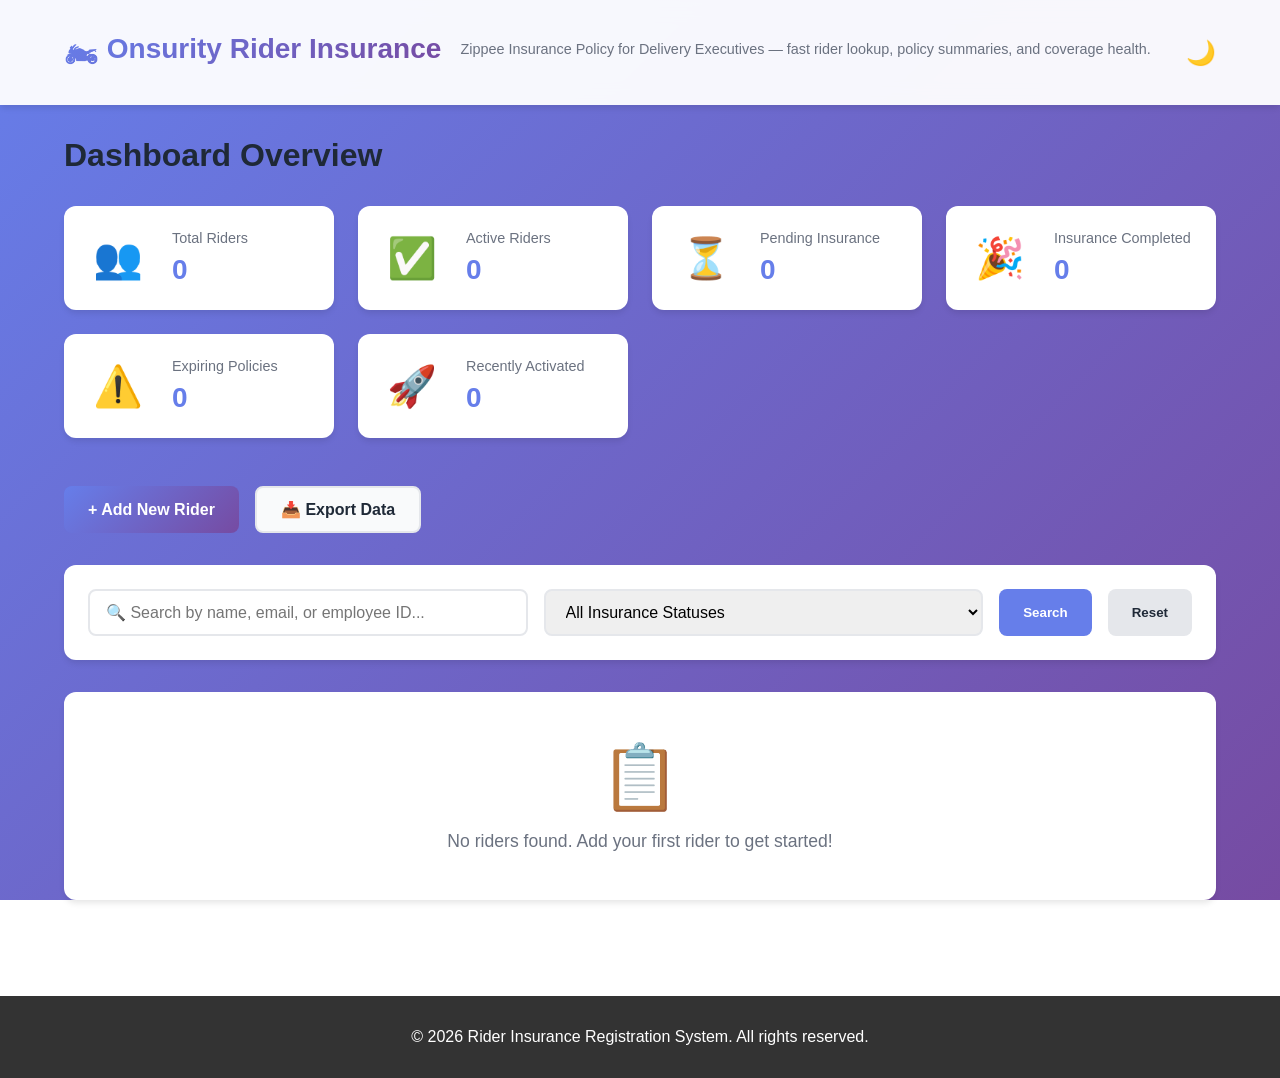
<file: index.html>
<!doctype html>
<html lang="en">
  <head>
    <meta charset="UTF-8" />
    <meta name="viewport" content="width=device-width, initial-scale=1.0" />
    <title>Onsurity — Zippee Rider Insurance Dashboard</title>
    <link rel="stylesheet" href="styles.css" />
  </head>
  <body>
    <div class="animated-bg"></div>

    <header class="header">
      <div class="header-container">
        <div class="logo">
          <h1>🏍️ Onsurity Rider Insurance</h1>
          <p class="header-subtitle">
            Zippee Insurance Policy for Delivery Executives — fast rider lookup,
            policy summaries, and coverage health.
          </p>
          <button id="themeToggle" class="theme-toggle-btn">
            <span class="theme-icon">🌙</span>
          </button>
          <button id="menuToggle" class="menu-toggle">
            <span></span>
            <span></span>
            <span></span>
          </button>
        </div>
      </div>
    </header>

    <main class="container">
      <section class="dashboard-section" id="dashboardSection">
        <h2 class="section-title">Dashboard Overview</h2>

        <div class="stats-grid">
          <div class="stat-card">
            <div class="stat-icon">👥</div>
            <div class="stat-content">
              <h3>Total Riders</h3>
              <p class="stat-number" id="totalRiders">0</p>
            </div>
          </div>

          <div class="stat-card">
            <div class="stat-icon">✅</div>
            <div class="stat-content">
              <h3>Active Riders</h3>
              <p class="stat-number" id="activeRiders">0</p>
            </div>
          </div>

          <div class="stat-card">
            <div class="stat-icon">⏳</div>
            <div class="stat-content">
              <h3>Pending Insurance</h3>
              <p class="stat-number" id="pendingInsurance">0</p>
            </div>
          </div>

          <div class="stat-card">
            <div class="stat-icon">🎉</div>
            <div class="stat-content">
              <h3>Insurance Completed</h3>
              <p class="stat-number" id="completedInsurance">0</p>
            </div>
          </div>

          <div class="stat-card">
            <div class="stat-icon">⚠️</div>
            <div class="stat-content">
              <h3>Expiring Policies</h3>
              <p class="stat-number" id="expiringPolicies">0</p>
            </div>
          </div>

          <div class="stat-card">
            <div class="stat-icon">🚀</div>
            <div class="stat-content">
              <h3>Recently Activated</h3>
              <p class="stat-number" id="recentlyActivated">0</p>
            </div>
          </div>
        </div>

        <div class="dashboard-actions">
          <button id="addRiderBtn" class="btn btn-primary">
            + Add New Rider
          </button>
          <button id="exportBtn" class="btn btn-secondary">
            📥 Export Data
          </button>
        </div>

        <div class="search-container">
          <input
            type="text"
            id="searchInput"
            class="search-input"
            placeholder="🔍 Search by name, email, or employee ID..."
          />

          <select id="statusFilter" class="search-input">
            <option value="all">All Insurance Statuses</option>
            <option value="active">Active Insurance</option>
            <option value="inactive">Inactive Insurance</option>
            <option value="pending">Pending Insurance</option>
          </select>

          <button id="searchBtn" class="search-btn">Search</button>
          <button id="resetSearchBtn" class="search-btn secondary">
            Reset
          </button>
        </div>

        <div class="riders-container" id="ridersContainer">
          <div class="empty-state" id="emptyState">
            <div class="empty-icon">📋</div>
            <p>No riders found. Add your first rider to get started!</p>
          </div>
        </div>
      </section>

      <div class="modal" id="registrationModal">
        <div class="modal-content">
          <div class="modal-header">
            <h2 id="formTitle">New Rider Registration</h2>
            <button class="close-btn" id="closeFormBtn">&times;</button>
          </div>

          <div class="modal-body">
            <form id="registrationForm" class="registration-form">
              <fieldset class="form-section">
                <legend>Brand & Store Information</legend>

                <div class="form-group">
                  <label for="brandName">Brand Name *</label>
                  <input
                    type="text"
                    id="brandName"
                    name="brandName"
                    placeholder="Enter brand name"
                    required
                  />
                  <span class="error-message" id="brandNameError"></span>
                </div>

                <div class="form-group">
                  <label for="storeName">Store Name *</label>
                  <input
                    type="text"
                    id="storeName"
                    name="storeName"
                    placeholder="Enter store name"
                    required
                  />
                  <span class="error-message" id="storeNameError"></span>
                </div>
              </fieldset>

              <fieldset class="form-section">
                <legend>Employee Information</legend>

                <div class="form-group">
                  <label for="employeeNo">Employee No *</label>
                  <input
                    type="text"
                    id="employeeNo"
                    name="employeeNo"
                    placeholder="Enter employee number"
                    required
                  />
                  <span class="error-message" id="employeeNoError"></span>
                </div>

                <div class="form-group">
                  <label for="employeeName">Employee Name *</label>
                  <input
                    type="text"
                    id="employeeName"
                    name="employeeName"
                    placeholder="Enter full name"
                    required
                  />
                  <span class="error-message" id="employeeNameError"></span>
                </div>

                <div class="form-group">
                  <label for="employeeEmail">Employee Email *</label>
                  <input
                    type="email"
                    id="employeeEmail"
                    name="employeeEmail"
                    placeholder="Enter email address"
                    required
                  />
                  <span class="error-message" id="employeeEmailError"></span>
                </div>

                <div class="form-group">
                  <label for="employeePhone">Employee Mobile Number *</label>
                  <input
                    type="tel"
                    id="employeePhone"
                    name="employeePhone"
                    placeholder="10-digit mobile number"
                    maxlength="10"
                    required
                  />
                  <span class="error-message" id="employeePhoneError"></span>
                </div>

                <div class="form-group">
                  <label for="employeeGender">Employee Gender *</label>
                  <select id="employeeGender" name="employeeGender" required>
                    <option value="">Select Gender</option>
                    <option value="Male">Male</option>
                    <option value="Female">Female</option>
                    <option value="Other">Other</option>
                  </select>
                  <span class="error-message" id="employeeGenderError"></span>
                </div>

                <div class="form-group">
                  <label for="employeeDOB">Employee Date of Birth *</label>
                  <input
                    type="date"
                    id="employeeDOB"
                    name="employeeDOB"
                    required
                  />
                  <span class="error-message" id="employeeDOBError"></span>
                </div>

                <div class="form-group">
                  <label for="panNumber">Employee PAN Number *</label>
                  <input
                    type="text"
                    id="panNumber"
                    name="panNumber"
                    placeholder="AAAAA0000A"
                    maxlength="10"
                    required
                  />
                  <span class="error-message" id="panNumberError"></span>
                  <small
                    >Format: 5 letters, 4 numbers, 1 letter (e.g.,
                    ABCDE1234F)</small
                  >
                </div>
              </fieldset>

              <fieldset class="form-section">
                <legend>Address Information</legend>

                <div class="form-group">
                  <label for="employeeAddress">Employee Address *</label>
                  <textarea
                    id="employeeAddress"
                    name="employeeAddress"
                    placeholder="Enter full address"
                    rows="3"
                    required
                  ></textarea>
                  <span class="error-message" id="employeeAddressError"></span>
                </div>

                <div class="form-group">
                  <label for="employeeCity">City *</label>
                  <input
                    type="text"
                    id="employeeCity"
                    name="employeeCity"
                    placeholder="Enter city"
                    required
                  />
                  <span class="error-message" id="employeeCityError"></span>
                </div>

                <div class="form-group">
                  <label for="employeeState">State *</label>
                  <select id="employeeState" name="employeeState" required>
                    <option value="">Select State</option>
                    <option value="Andhra Pradesh">Andhra Pradesh</option>
                    <option value="Arunachal Pradesh">Arunachal Pradesh</option>
                    <option value="Assam">Assam</option>
                    <option value="Bihar">Bihar</option>
                    <option value="Chhattisgarh">Chhattisgarh</option>
                    <option value="Goa">Goa</option>
                    <option value="Gujarat">Gujarat</option>
                    <option value="Haryana">Haryana</option>
                    <option value="Himachal Pradesh">Himachal Pradesh</option>
                    <option value="Jharkhand">Jharkhand</option>
                    <option value="Karnataka">Karnataka</option>
                    <option value="Kerala">Kerala</option>
                    <option value="Madhya Pradesh">Madhya Pradesh</option>
                    <option value="Maharashtra">Maharashtra</option>
                    <option value="Manipur">Manipur</option>
                    <option value="Meghalaya">Meghalaya</option>
                    <option value="Mizoram">Mizoram</option>
                    <option value="Nagaland">Nagaland</option>
                    <option value="Odisha">Odisha</option>
                    <option value="Punjab">Punjab</option>
                    <option value="Rajasthan">Rajasthan</option>
                    <option value="Sikkim">Sikkim</option>
                    <option value="Tamil Nadu">Tamil Nadu</option>
                    <option value="Telangana">Telangana</option>
                    <option value="Tripura">Tripura</option>
                    <option value="Uttar Pradesh">Uttar Pradesh</option>
                    <option value="Uttarakhand">Uttarakhand</option>
                    <option value="West Bengal">West Bengal</option>
                  </select>
                  <span class="error-message" id="employeeStateError"></span>
                </div>

                <div class="form-group">
                  <label for="employeePinCode">Pin Code *</label>
                  <input
                    type="text"
                    id="employeePinCode"
                    name="employeePinCode"
                    placeholder="6-digit pin code"
                    maxlength="6"
                    required
                  />
                  <span class="error-message" id="employeePinCodeError"></span>
                </div>
              </fieldset>

              <fieldset class="form-section">
                <legend>Nominee Information</legend>

                <div class="form-group">
                  <label for="nomineeName">Nominee Name *</label>
                  <input
                    type="text"
                    id="nomineeName"
                    name="nomineeName"
                    placeholder="Enter nominee name"
                    required
                  />
                  <span class="error-message" id="nomineeNameError"></span>
                </div>

                <div class="form-group">
                  <label for="nomineeGender">Nominee Gender *</label>
                  <select id="nomineeGender" name="nomineeGender" required>
                    <option value="">Select Gender</option>
                    <option value="Male">Male</option>
                    <option value="Female">Female</option>
                    <option value="Other">Other</option>
                  </select>
                  <span class="error-message" id="nomineeGenderError"></span>
                </div>

                <div class="form-group">
                  <label for="nomineeDOB">Nominee Date of Birth *</label>
                  <input
                    type="date"
                    id="nomineeDOB"
                    name="nomineeDOB"
                    required
                  />
                  <span class="error-message" id="nomineeDOBError"></span>
                </div>

                <div class="form-group">
                  <label for="nomineeRelationship"
                    >Nominee Relationship with Employee *</label
                  >
                  <select
                    id="nomineeRelationship"
                    name="nomineeRelationship"
                    required
                  >
                    <option value="">Select Relationship</option>
                    <option value="Spouse">Spouse</option>
                    <option value="Child">Child</option>
                    <option value="Parent">Parent</option>
                    <option value="Sibling">Sibling</option>
                    <option value="Guardian">Guardian</option>
                    <option value="Friend">Friend</option>
                    <option value="Other">Other</option>
                  </select>
                  <span
                    class="error-message"
                    id="nomineeRelationshipError"
                  ></span>
                </div>
              </fieldset>

              <div class="form-actions">
                <button type="submit" class="btn btn-primary btn-submit">
                  <span class="btn-text">Submit Registration</span>
                  <span class="loading-spinner" style="display: none"></span>
                </button>
                <button
                  type="button"
                  class="btn btn-secondary"
                  id="cancelFormBtn"
                >
                  Cancel
                </button>
              </div>
            </form>
          </div>
        </div>
      </div>

      <div class="success-popup" id="successPopup">
        <div class="success-content">
          <div class="success-icon">✓</div>
          <h3 id="successTitle">Registration Successful!</h3>
          <p id="successMessage">Rider has been registered successfully.</p>
          <button class="btn btn-primary" id="successBtn">Close</button>
        </div>
      </div>

      <div class="modal" id="deleteModal">
        <div class="modal-content">
          <div class="modal-header">
            <h2>Confirm Deletion</h2>
            <button class="close-btn" id="deleteCloseBtn">&times;</button>
          </div>
          <div class="modal-body">
            <p>
              Are you sure you want to delete this rider record? This action
              cannot be undone.
            </p>
          </div>
          <div class="modal-footer">
            <button class="btn btn-secondary" id="deleteCancelBtn">
              Cancel
            </button>
            <button class="btn btn-danger" id="deleteConfirmBtn">Delete</button>
          </div>
        </div>
      </div>
    </main>

    <footer class="footer">
      <p>
        &copy; 2026 Rider Insurance Registration System. All rights reserved.
      </p>
    </footer>

    <script src="scripts.js"></script>
  </body>
</html>
</file>
<file: styles.css>
:root {
  --primary-color: #667eea;
  --secondary-color: #764ba2;
  --accent-color: #f093fb;
  --success-color: #34d399;
  --danger-color: #ef4444;
  --warning-color: #fbbf24;
  --info-color: #3b82f6;
  --text-dark: #1f2937;
  --text-light: #6b7280;
  --border-color: #e5e7eb;
  --bg-light: #f9fafb;
  --bg-white: #ffffff;
  --shadow-sm: 0 1px 2px 0 rgba(0, 0, 0, 0.05);
  --shadow-md: 0 4px 6px -1px rgba(0, 0, 0, 0.1);
  --shadow-lg: 0 10px 15px -3px rgba(0, 0, 0, 0.1);
  --shadow-xl: 0 20px 25px -5px rgba(0, 0, 0, 0.1);
  --transition: all 0.3s ease;
}

body.dark-mode {
  --text-dark: #f3f4f6;
  --text-light: #d1d5db;
  --bg-light: #1f2937;
  --bg-white: #111827;
  --border-color: #374151;
}

* {
  margin: 0;
  padding: 0;
  box-sizing: border-box;
}

html {
  scroll-behavior: smooth;
}

body {
  font-family: -apple-system, BlinkMacSystemFont, 'Segoe UI', 'Roboto', 'Oxygen',
    'Ubuntu', 'Cantarell', 'Fira Sans', 'Droid Sans', 'Helvetica Neue', sans-serif;
  -webkit-font-smoothing: antialiased;
  -moz-osx-font-smoothing: grayscale;
  color: var(--text-dark);
  background-color: var(--bg-white);
  transition: var(--transition);
}

.animated-bg {
  position: fixed;
  top: 0;
  left: 0;
  width: 100%;
  height: 100%;
  background: linear-gradient(135deg, #667eea 0%, #764ba2 100%);
  z-index: -1;
  animation: gradientShift 15s ease infinite;
}

@keyframes gradientShift {
  0% {
    background: linear-gradient(135deg, #667eea 0%, #764ba2 100%);
  }
  50% {
    background: linear-gradient(135deg, #764ba2 0%, #f093fb 100%);
  }
  100% {
    background: linear-gradient(135deg, #667eea 0%, #764ba2 100%);
  }
}

body.dark-mode .animated-bg {
  background: linear-gradient(135deg, #1f2937 0%, #111827 100%);
}

.header {
  background: rgba(255, 255, 255, 0.95);
  backdrop-filter: blur(10px);
  padding: 2rem 0;
  position: sticky;
  top: 0;
  z-index: 100;
  box-shadow: var(--shadow-md);
  transition: var(--transition);
}

body.dark-mode .header {
  background: rgba(17, 24, 39, 0.95);
}

.header-container {
  max-width: 1200px;
  margin: 0 auto;
  padding: 0 1.5rem;
}

.logo {
  display: flex;
  justify-content: space-between;
  align-items: center;
}

.logo h1 {
  font-size: 1.75rem;
  background: linear-gradient(135deg, var(--primary-color), var(--secondary-color));
  -webkit-background-clip: text;
  -webkit-text-fill-color: transparent;
  background-clip: text;
  font-weight: 700;
  margin-bottom: 0.5rem;
}

.header-subtitle {
  font-size: 0.9rem;
  color: var(--text-light);
  margin-top: -0.5rem;
}

.theme-toggle-btn,
.menu-toggle {
  background: none;
  border: none;
  font-size: 1.5rem;
  cursor: pointer;
  transition: var(--transition);
  margin-left: 1rem;
}

.theme-toggle-btn:hover,
.menu-toggle:hover {
  transform: scale(1.2);
}

.menu-toggle {
  display: none;
  flex-direction: column;
  gap: 0.4rem;
}

.menu-toggle span {
  width: 25px;
  height: 3px;
  background: var(--primary-color);
  border-radius: 3px;
  transition: var(--transition);
}

.container {
  max-width: 1200px;
  margin: 0 auto;
  padding: 2rem 1.5rem;
}

.dashboard-section {
  animation: fadeInUp 0.6s ease-out;
}

@keyframes fadeInUp {
  from {
    opacity: 0;
    transform: translateY(20px);
  }
  to {
    opacity: 1;
    transform: translateY(0);
  }
}

.section-title {
  font-size: 2rem;
  font-weight: 700;
  margin-bottom: 2rem;
  color: var(--text-dark);
}

.stats-grid {
  display: grid;
  grid-template-columns: repeat(auto-fit, minmax(250px, 1fr));
  gap: 1.5rem;
  margin-bottom: 3rem;
  animation: fadeInUp 0.6s ease-out;
}

.stat-card {
  background: var(--bg-white);
  border-radius: 12px;
  padding: 1.5rem;
  box-shadow: var(--shadow-md);
  display: flex;
  align-items: center;
  gap: 1.5rem;
  transition: var(--transition);
  cursor: pointer;
}

.stat-card:hover {
  transform: translateY(-5px);
  box-shadow: var(--shadow-lg);
}

.stat-icon {
  font-size: 2.5rem;
  min-width: 60px;
  text-align: center;
}

.stat-content h3 {
  font-size: 0.9rem;
  color: var(--text-light);
  margin-bottom: 0.5rem;
  font-weight: 500;
}

.stat-number {
  font-size: 1.75rem;
  font-weight: 700;
  color: var(--primary-color);
}

.dashboard-actions {
  display: flex;
  gap: 1rem;
  margin-bottom: 2rem;
  flex-wrap: wrap;
  animation: fadeInUp 0.6s ease-out 0.1s backwards;
}

.btn {
  padding: 0.75rem 1.5rem;
  border: none;
  border-radius: 8px;
  font-size: 1rem;
  font-weight: 600;
  cursor: pointer;
  transition: var(--transition);
  display: inline-flex;
  align-items: center;
  gap: 0.5rem;
  text-decoration: none;
}

.btn-primary {
  background: linear-gradient(135deg, var(--primary-color), var(--secondary-color));
  color: white;
}

.btn-primary:hover {
  transform: translateY(-2px);
  box-shadow: var(--shadow-lg);
}

.btn-secondary {
  background: var(--bg-light);
  color: var(--text-dark);
  border: 2px solid var(--border-color);
}

.btn-secondary:hover {
  background: var(--border-color);
  transform: translateY(-2px);
}

.btn-danger {
  background: var(--danger-color);
  color: white;
}

.btn-danger:hover {
  background: #dc2626;
  transform: translateY(-2px);
}

.btn:disabled {
  opacity: 0.5;
  cursor: not-allowed;
  transform: none;
}

.btn-submit {
  width: 100%;
  justify-content: center;
}

.search-container {
  display: flex;
  gap: 1rem;
  margin-bottom: 2rem;
  flex-wrap: wrap;
  background: var(--bg-white);
  padding: 1.5rem;
  border-radius: 12px;
  box-shadow: var(--shadow-md);
  animation: fadeInUp 0.6s ease-out 0.2s backwards;
}

.search-input {
  flex: 1;
  min-width: 200px;
  padding: 0.75rem 1rem;
  border: 2px solid var(--border-color);
  border-radius: 8px;
  font-size: 1rem;
  transition: var(--transition);
}

.search-input:focus {
  outline: none;
  border-color: var(--primary-color);
  box-shadow: 0 0 0 3px rgba(102, 126, 234, 0.1);
}

.search-btn {
  padding: 0.75rem 1.5rem;
  background: var(--primary-color);
  color: white;
  border: none;
  border-radius: 8px;
  font-weight: 600;
  cursor: pointer;
  transition: var(--transition);
}

.search-btn:hover {
  background: var(--secondary-color);
}

.search-btn.secondary {
  background: var(--border-color);
  color: var(--text-dark);
}

.riders-container {
  display: grid;
  grid-template-columns: repeat(auto-fill, minmax(350px, 1fr));
  gap: 1.5rem;
  animation: fadeInUp 0.6s ease-out 0.3s backwards;
}

.rider-card {
  background: var(--bg-white);
  border-radius: 12px;
  overflow: hidden;
  box-shadow: var(--shadow-md);
  transition: var(--transition);
  cursor: pointer;
}

.rider-card:hover {
  transform: translateY(-8px);
  box-shadow: var(--shadow-xl);
}

.rider-photo {
  width: 100%;
  height: 200px;
  background: linear-gradient(135deg, var(--primary-color), var(--secondary-color));
  display: flex;
  align-items: center;
  justify-content: center;
  color: white;
  font-size: 3rem;
  overflow: hidden;
}

.rider-photo img {
  width: 100%;
  height: 100%;
  object-fit: cover;
}

.rider-info {
  padding: 1.5rem;
}

.rider-header {
  display: flex;
  justify-content: space-between;
  align-items: start;
  margin-bottom: 1rem;
}

.rider-name {
  font-size: 1.25rem;
  font-weight: 700;
  color: var(--text-dark);
}

.status-badge {
  display: inline-block;
  padding: 0.35rem 0.75rem;
  border-radius: 20px;
  font-size: 0.8rem;
  font-weight: 600;
  text-transform: capitalize;
}

.status-badge.active {
  background: rgba(52, 211, 153, 0.2);
  color: #059669;
}

.status-badge.inactive {
  background: rgba(107, 114, 128, 0.2);
  color: #4b5563;
}

.status-badge.pending {
  background: rgba(251, 191, 36, 0.2);
  color: #d97706;
}

.rider-details {
  margin-bottom: 1rem;
}

.detail-item {
  display: flex;
  justify-content: space-between;
  margin-bottom: 0.5rem;
  font-size: 0.9rem;
}

.detail-label {
  color: var(--text-light);
  font-weight: 600;
}

.detail-value {
  color: var(--text-dark);
  font-weight: 500;
}

.rider-actions {
  display: flex;
  gap: 0.75rem;
}

.rider-actions button {
  flex: 1;
  padding: 0.6rem;
  border: none;
  border-radius: 6px;
  font-size: 0.85rem;
  font-weight: 600;
  cursor: pointer;
  transition: var(--transition);
}

.edit-btn {
  background: var(--info-color);
  color: white;
}

.edit-btn:hover {
  background: #2563eb;
}

.delete-btn {
  background: var(--danger-color);
  color: white;
}

.delete-btn:hover {
  background: #dc2626;
}

.empty-state {
  grid-column: 1 / -1;
  text-align: center;
  padding: 3rem 1.5rem;
  background: var(--bg-white);
  border-radius: 12px;
  box-shadow: var(--shadow-md);
}

.empty-icon {
  font-size: 4rem;
  margin-bottom: 1rem;
}

.empty-state p {
  color: var(--text-light);
  font-size: 1.1rem;
}

.modal {
  display: none;
  position: fixed;
  top: 0;
  left: 0;
  width: 100%;
  height: 100%;
  background: rgba(0, 0, 0, 0.5);
  backdrop-filter: blur(5px);
  z-index: 1000;
  align-items: center;
  justify-content: center;
  padding: 1rem;
  animation: fadeIn 0.3s ease-out;
}

.modal.active {
  display: flex;
}

@keyframes fadeIn {
  from {
    opacity: 0;
  }
  to {
    opacity: 1;
  }
}

.modal-content {
  background: var(--bg-white);
  border-radius: 12px;
  box-shadow: var(--shadow-xl);
  max-width: 600px;
  width: 100%;
  max-height: 90vh;
  overflow-y: auto;
  animation: slideIn 0.3s ease-out;
}

@keyframes slideIn {
  from {
    transform: translateY(-50px);
    opacity: 0;
  }
  to {
    transform: translateY(0);
    opacity: 1;
  }
}

.modal-header {
  display: flex;
  justify-content: space-between;
  align-items: center;
  padding: 1.5rem;
  border-bottom: 1px solid var(--border-color);
}

.modal-header h2 {
  font-size: 1.5rem;
  color: var(--text-dark);
}

.close-btn {
  background: none;
  border: none;
  font-size: 1.75rem;
  cursor: pointer;
  color: var(--text-light);
  transition: var(--transition);
}

.close-btn:hover {
  color: var(--text-dark);
}

.modal-body {
  padding: 1.5rem;
}

.modal-footer {
  display: flex;
  gap: 1rem;
  padding: 1.5rem;
  border-top: 1px solid var(--border-color);
}

.registration-form {
  display: flex;
  flex-direction: column;
  gap: 1.5rem;
}

.form-section {
  border: 2px solid var(--border-color);
  border-radius: 8px;
  padding: 1.25rem;
  transition: var(--transition);
}

.form-section:focus-within {
  border-color: var(--primary-color);
  box-shadow: 0 0 0 3px rgba(102, 126, 234, 0.1);
}

.form-section legend {
  font-weight: 700;
  color: var(--primary-color);
  margin-bottom: 1rem;
  padding: 0 0.5rem;
}

.form-group {
  display: flex;
  flex-direction: column;
  gap: 0.5rem;
  margin-bottom: 1rem;
}

.form-group:last-child {
  margin-bottom: 0;
}

.form-group label {
  font-weight: 600;
  color: var(--text-dark);
  font-size: 0.95rem;
}

.form-group input,
.form-group select,
.form-group textarea {
  padding: 0.75rem;
  border: 2px solid var(--border-color);
  border-radius: 6px;
  font-size: 0.95rem;
  font-family: inherit;
  transition: var(--transition);
  background: var(--bg-white);
  color: var(--text-dark);
}

.form-group input:focus,
.form-group select:focus,
.form-group textarea:focus {
  outline: none;
  border-color: var(--primary-color);
  box-shadow: 0 0 0 3px rgba(102, 126, 234, 0.1);
}

.form-group small {
  color: var(--text-light);
  font-size: 0.85rem;
}

.error-message {
  color: var(--danger-color);
  font-size: 0.85rem;
  display: none;
}

.form-group.error input,
.form-group.error select,
.form-group.error textarea {
  border-color: var(--danger-color);
  background: rgba(239, 68, 68, 0.05);
}

.form-group.error .error-message {
  display: block;
}

.form-actions {
  display: flex;
  gap: 1rem;
  margin-top: 1.5rem;
}

.form-actions button {
  flex: 1;
}

.loading-spinner {
  display: inline-block;
  width: 16px;
  height: 16px;
  border: 2px solid rgba(255, 255, 255, 0.3);
  border-top-color: white;
  border-radius: 50%;
  animation: spin 0.8s linear infinite;
}

@keyframes spin {
  to {
    transform: rotate(360deg);
  }
}

.success-popup {
  display: none;
  position: fixed;
  top: 0;
  left: 0;
  width: 100%;
  height: 100%;
  background: rgba(0, 0, 0, 0.5);
  backdrop-filter: blur(5px);
  z-index: 1001;
  align-items: center;
  justify-content: center;
  padding: 1rem;
}

.success-popup.active {
  display: flex;
}

.success-content {
  background: var(--bg-white);
  border-radius: 12px;
  padding: 2rem;
  text-align: center;
  max-width: 400px;
  box-shadow: var(--shadow-xl);
  animation: popIn 0.3s ease-out;
}

@keyframes popIn {
  from {
    transform: scale(0.8);
    opacity: 0;
  }
  to {
    transform: scale(1);
    opacity: 1;
  }
}

.success-icon {
  font-size: 3.5rem;
  margin-bottom: 1rem;
}

.success-content h3 {
  font-size: 1.5rem;
  color: var(--text-dark);
  margin-bottom: 0.5rem;
}

.success-content p {
  color: var(--text-light);
  margin-bottom: 1.5rem;
}

.footer {
  background: rgba(0, 0, 0, 0.8);
  color: white;
  text-align: center;
  padding: 2rem;
  margin-top: 4rem;
}

.footer p {
  margin: 0;
}

@media (max-width: 768px) {
  .header-container {
    padding: 0 1rem;
  }

  .logo {
    flex-direction: column;
    align-items: flex-start;
    gap: 0.5rem;
  }

  .logo h1 {
    font-size: 1.25rem;
  }

  .header-subtitle {
    font-size: 0.8rem;
  }

  .theme-toggle-btn,
  .menu-toggle {
    margin-left: auto;
  }

  .menu-toggle {
    display: flex;
  }

  .container {
    padding: 1rem 1rem;
  }

  .section-title {
    font-size: 1.5rem;
  }

  .stats-grid {
    grid-template-columns: repeat(auto-fit, minmax(150px, 1fr));
    gap: 1rem;
  }

  .stat-card {
    flex-direction: column;
    text-align: center;
    gap: 0.75rem;
  }

  .dashboard-actions {
    flex-direction: column;
  }

  .dashboard-actions button {
    width: 100%;
  }

  .search-container {
    flex-direction: column;
  }

  .search-input,
  .search-btn {
    width: 100%;
  }

  .riders-container {
    grid-template-columns: 1fr;
  }

  .modal-content {
    max-height: 95vh;
  }

  .form-actions {
    flex-direction: column-reverse;
  }

  .form-actions button {
    width: 100%;
  }
}

@media (max-width: 480px) {
  .logo h1 {
    font-size: 1rem;
  }

  .header-subtitle {
    display: none;
  }

  .section-title {
    font-size: 1.25rem;
  }

  .stat-card {
    padding: 1rem;
  }

  .stat-icon {
    font-size: 2rem;
  }

  .stat-number {
    font-size: 1.5rem;
  }

  .riders-container {
    gap: 1rem;
  }

  .btn {
    padding: 0.6rem 1rem;
    font-size: 0.9rem;
  }
}

.text-center {
  text-align: center;
}

.hidden {
  display: none !important;
}

.visible {
  display: block !important;
}
</file>
